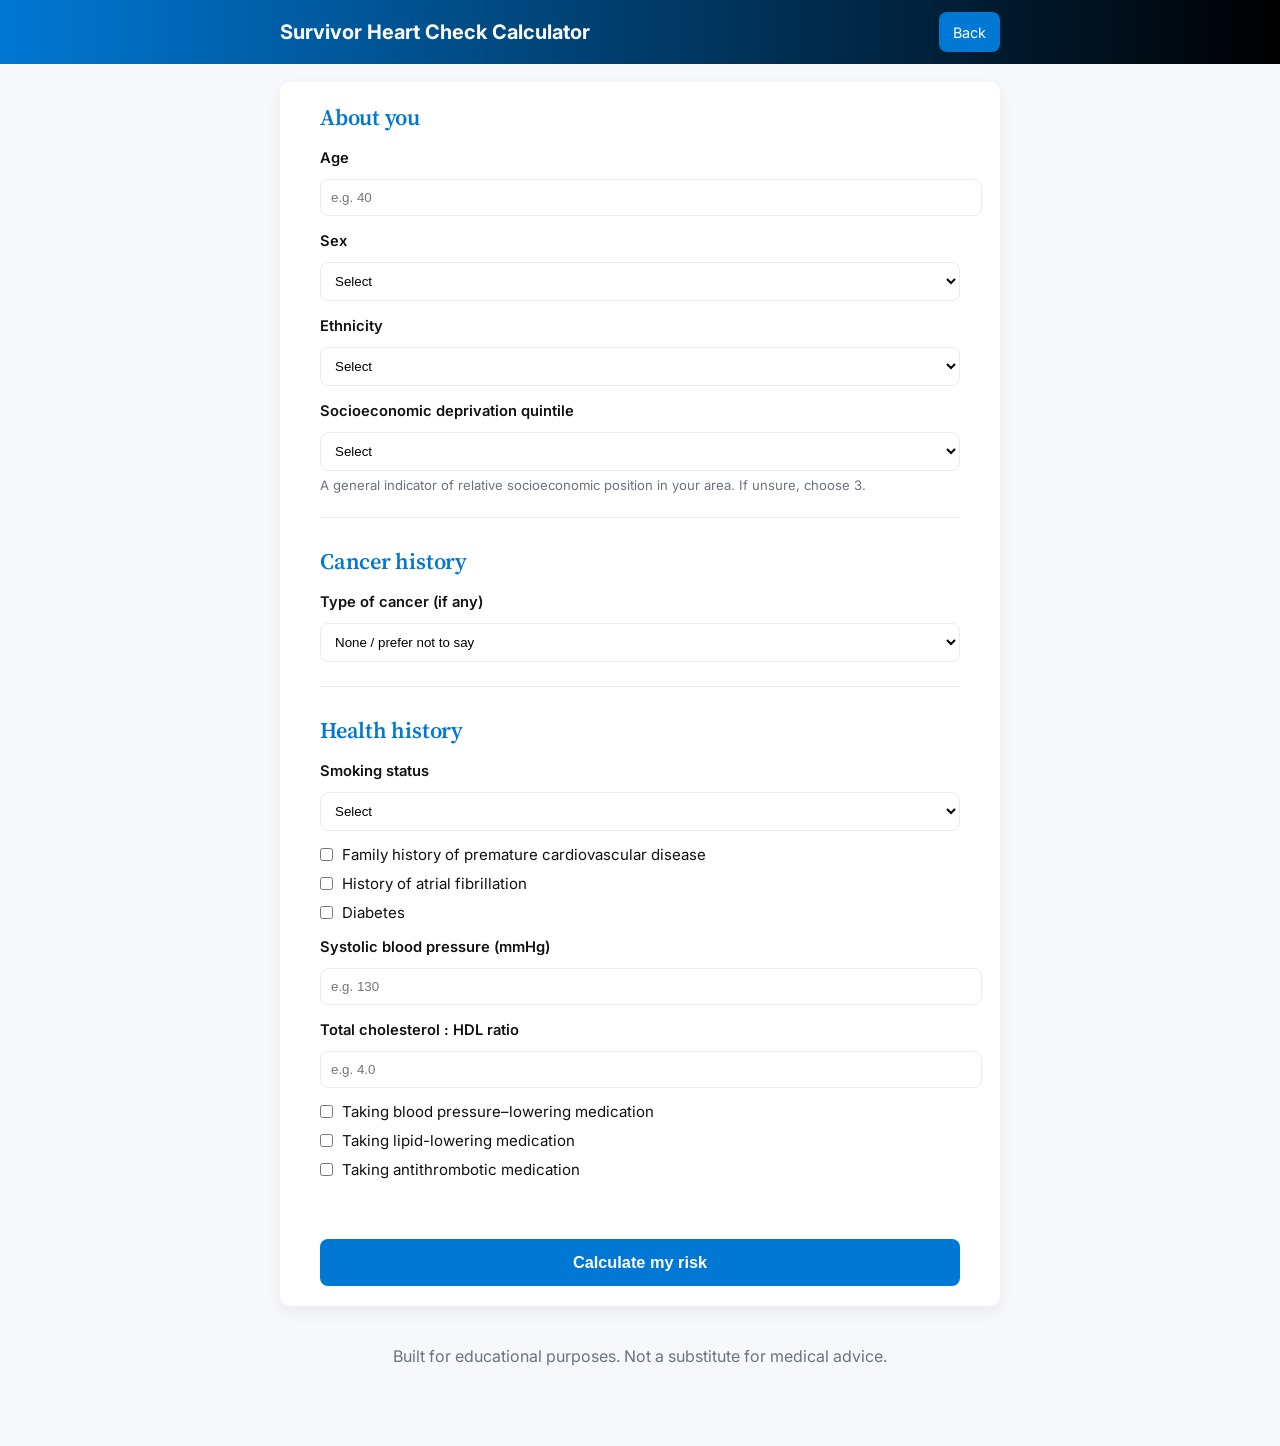
<file: indexcalculator.html>
<!doctype html>
<html lang="en">
<head>
<meta charset="utf-8" />
<meta name="viewport" content="width=device-width, initial-scale=1" />
<link rel="stylesheet" href="stylecalculator.css" />

  <meta charset="utf-8" />
  <meta name="viewport" content="width=device-width, initial-scale=1" />
  <link rel="preconnect" href="https://fonts.googleapis.com">
  <link rel="preconnect" href="https://fonts.gstatic.com" crossorigin>
  <link rel="stylesheet" href="https://fonts.googleapis.com/css2?family=Source+Serif+4:opsz,wght@8..60,400;8..60,600&family=Inter:wght@400;500;600;700&display=swap" />
  <link rel="stylesheet" href="stylecalculator.css" />
  <link rel="icon" type="image/x-icon" href="./favicon.ico?v=2">

</head>
<body>



<header>
  <div class="wrap">
    <nav>
        <div class="brand">Survivor Heart Check Calculator</div>
        <div style="flex:1"></div>
    <a class="btn-back" href="index.html">Back</a>
    </nav>
  </div>
</header>

<main class="wrap">


  <section class="card calculator" id="calculator" style="margin-top:18px"  >
    <form id="riskForm" novalidate>

      <div class="field-group" >
        <h2 class="group-title" >About you</h2>

<label for="age">Age </label>
<input type="number" id="age" name="age" min="18" max="99" required placeholder="e.g. 40" oninput="validateAge(this)">



        <label for="sex">Sex</label>
        <select id="sex" name="sex" required>
          <option value="" disabled selected>Select</option>
          <option value="female">Female</option>
          <option value="male">Male</option>
        </select>

        <label for="ethnicity">Ethnicity</label>
        <select id="ethnicity" name="ethnicity" required>
          <option value="" disabled selected>Select</option>
          <option value="european">European</option>
          <option value="maori">Māori</option>
          <option value="pacific">Pacific</option>
          <option value="indian">Indian</option>
          <option value="asian">Chinese or other Asian</option>
        </select>

        <label for="deprivation">Socioeconomic deprivation quintile</label>
        <select id="deprivation" name="deprivation" required>
          <option value="" disabled selected>Select</option>
          <option value="1">1 — least deprived</option>
          <option value="2">2</option>
          <option value="3">3</option>
          <option value="4">4</option>
          <option value="5">5 — most deprived</option>
        </select>
        <p class="hint">A general indicator of relative socioeconomic position in your area. If unsure, choose 3.</p>
      </div>

      <div class="field-group">
        <h2 class="group-title">Cancer history</h2>

        <label for="cancerType">Type of cancer (if any)</label>
        <select id="cancerType" name="cancerType">
          <option value="none">None / prefer not to say</option>
          <option value="breast">Breast</option>
          <option value="prostate">Prostate</option>
          <option value="melanoma">Melanoma</option>
          <option value="colorectal">Colorectal</option>
          <option value="bladder">Bladder</option>
          <option value="cervix">Cervical</option>
          <option value="uterine">Uterine</option>
          <option value="ovarian">Ovarian</option>
          <option value="kidney">Kidney</option>
          <option value="lung">Lung</option>
          <option value="liver">Liver</option>
          <option value="stomach">Stomach</option>
          <option value="oesophageal">Oesophageal</option>
          <option value="oral">Oral cavity</option>
          <option value="pancreas">Pancreatic</option>
          <option value="thyroid">Thyroid</option>
          <option value="nhl">Non-Hodgkin lymphoma</option>
          <option value="leukaemia">Leukaemia</option>
          <option value="myeloma">Multiple myeloma</option>
          <option value="cns">Brain / CNS</option>
          <option value="other">Other / not listed</option>
        </select>
        
      </div>

      <div class="field-group">
        <h2 class="group-title">Health history</h2>

        <label for="smoking">Smoking status</label>
        <select id="smoking" name="smoking" required>
          <option value="" disabled selected>Select</option>
          <option value="never">Never smoked</option>
          <option value="ex">Ex-smoker</option>
          <option value="current">Current smoker</option>
        </select>

        <div class="checkbox-row">
          <label class="checkbox-label"><input type="checkbox" id="familyHistory" name="familyHistory"> Family history of premature cardiovascular disease</label>
          <label class="checkbox-label"><input type="checkbox" id="afib" name="afib"> History of atrial fibrillation</label>
          <label class="checkbox-label"><input type="checkbox" id="diabetes" name="diabetes"> Diabetes</label>
        </div>

        <label for="sbp">Systolic blood pressure (mmHg)</label>
        <input type="number" id="sbp" name="sbp" min="80" max="240" required placeholder="e.g. 130">

        <label for="tchdl">Total cholesterol : HDL ratio</label>
        <input type="number" id="tchdl" name="tchdl" min="1" max="15" step="0.1" required placeholder="e.g. 4.0">
        

        <div class="checkbox-row">
          <label class="checkbox-label"><input type="checkbox" id="bpMed" name="bpMed"> Taking blood pressure–lowering medication</label>
          <label class="checkbox-label"><input type="checkbox" id="lipidMed" name="lipidMed"> Taking lipid-lowering medication</label>
          <label class="checkbox-label"><input type="checkbox" id="antiMed" name="antiMed"> Taking antithrombotic medication</label>
        </div>
      </div>

      <button type="submit" class="btn-primary">Calculate my risk</button>
    </form>

    <div id="result" class="result" hidden>
      <h2>Your estimated 5-year CVD risk</h2>
      <div class="result-figures">
        <div class="figure">
          <span class="figure-label">Baseline</span>
          <span class="figure-value" id="baseRisk">—</span>
        </div>
        <div class="figure-arrow">→</div>
        <div class="figure highlight">
          <span class="figure-label">With cancer-history adjustment</span>
          <span class="figure-value" id="adjRisk">—</span>
        </div>
      </div>
      <p class="result-note" id="resultNote"></p>
      <p class="result-disclaimer">
        This estimate is for general information only. It is not a diagnosis and does not
        replace a conversation with your doctor or primary care provider about your individual risk.
      </p>
    </div>
  </section>

</main>

<footer class="site-footer">
  <div class="wrap">
    <p>Built for educational purposes. Not a substitute for medical advice.</p>
  </div>
</footer>

<script src="scriptcalculator.js"></script>
</body>
</html>
</file>
<file: stylecalculator.css>
:root {
  --bg: #f6f8fb;
  --card: #fff;
  --accent: #0078d4;
  --teal: #0078d4;
  --teal-deep: #000000;
  --clay: #0078d4;
  --ink: #111;
  --ink-soft: #6b7280;
  --line: #e6edf3;
  --radius: 10px;
}

body {
  font-family: Inter, system-ui, Segoe UI, Arial, sans-serif;
  margin: 0;
  background: var(--bg);
  color: #111;
}
.wrap {
  max-width: 720px;
  margin: 0 auto;
  padding: 0 20px;
}

h1, h2 {
  font-family: 'Source Serif 4', Georgia, serif;
  font-weight: 600;
  letter-spacing: -0.01em;
}

header {
  background: linear-gradient(90deg, var(--accent), #000000);
  color: #fff;
  padding: 12px;
}

header nav {
  display: flex;
  justify-content: space-between;
  align-items: center;
}

.brand {
  font-weight: 700;
  font-size: 1.25rem;
  font-family: Inter, system-ui, Segoe UI, Arial, sans-serif !important;
  color: #fff;
}

/* Header */
.site-header {
  background: var(--teal-deep);
  color: #fff;
  padding: 22px 0;
}
.site-header .wrap {
  display: flex;
  align-items: baseline;
  gap: 14px;
  flex-wrap: wrap;
}
.mark {
  font-family: 'Source Serif 4', serif;
  font-size: 1.3rem;
  font-weight: 600;
}
.tag {
  font-size: 0.85rem;
  color: #c9ddd6;
}

/* Intro */
.intro {
  padding: 48px 0 28px;
}
.intro h1 {
  font-size: 2rem;
  margin: 0 0 16px;
  color: var(--teal-deep);
}
.lede {
  font-size: 1.05rem;
  color: var(--ink-soft);
  margin: 0 0 12px;
}
.lede.small {
  font-size: 0.92rem;
  border-left: 3px solid var(--clay);
  padding-left: 14px;
}
.lede a { color: var(--teal-deep); font-weight: 600; }

/* Cards */
.card {
  background: var(--card);
  border-radius: 10px;
  padding: 20px 40px;
  box-shadow: 0 6px 18px rgba(16,24,40,0.06);
  border: none;
}
.card h2 {
  margin-top: 0;
  font-size: 1.4rem;
  color: var(--teal-deep);
}
.card p { color: var(--ink-soft); }

/* Form */
.field-group {
  margin-bottom: 28px;
  padding-bottom: 24px;
  border-bottom: 1px solid var(--line);
}
.field-group:last-of-type {
  border-bottom: none;
}
.group-title {
  font-size: 1.05rem;
  margin: 0 0 16px;
   color: #0078d4 !important;
}
label {
  display: block;
  font-weight: 600;
  font-size: 0.92rem;
  margin: 16px 0 6px;
  color: var(--ink);
}
label:first-of-type { margin-top: 0; }
input[type="number"],
select {
  width: 100%;
  padding: 10px;
  border-radius: 8px;
  border: 1px solid #e6edf3;
  margin-top: 6px;
  background: #fff;
}

input:focus, select:focus {
  outline: 2px solid var(--teal);
  outline-offset: 1px;
}
.hint {
  font-size: 0.82rem;
  color: #7c7264;
  margin: 6px 0 0;
}
.field-error {
  font-size: 0.82rem;
  color: #b03a2e;
  margin: 5px 0 0;
  font-weight: 500;
}
.checkbox-row {
  display: flex;
  flex-direction: column;
  gap: 10px;
  margin-top: 14px;
}
.checkbox-label {
  display: flex;
  align-items: center;
  gap: 9px;
  font-weight: 400;
  font-size: 0.94rem;
  margin: 0;
}
.checkbox-label input { width: auto; margin: 0; }

.btn-primary {
  width: 100%;
  padding: 14px 18px;
  background: var(--teal);
  color: #fff;
  font-size: 1.02rem;
  font-weight: 600;
  border: none;
  border-radius: 8px;
  cursor: pointer;
  margin-top: 8px;
  transition: background 0.15s ease;
}
.btn-primary {
  background: var(--accent);
  border-radius: 8px;
}

.btn-primary:hover {
  background: #005ea2;
}

.btn-back {
  display: inline-flex;
  align-items: center;
  gap: 6px;
  padding: 11.5px 14px;
  background: var(--accent);
  color: #fff;

  border-radius: 8px;
  text-decoration: none;
  font-size: 0.9rem;
  transition: background 0.15s ease;
}



.btn-back:hover {
  background: rgba(255,255,255,0.15);
}

/* Results */
.result {
  margin-top: 32px;
  padding-top: 28px;
  border-top: 2px solid var(--line);
}
.result h2 { font-size: 1.2rem; }
.result-figures {
  display: flex;
  align-items: center;
  gap: 18px;
  flex-wrap: wrap;
  margin: 20px 0;
}
.figure {
  flex: 1;
  min-width: 160px;
  padding: 18px;
  border-radius: 8px;
  background: #f4f1e9;
  text-align: center;
}
.figure.highlight {
  background: #ece3da;
  border: 2px solid var(--clay);
}
.figure-label {
  display: block;
  font-size: 0.8rem;
  color: var(--ink-soft);
  margin-bottom: 6px;
}
.figure-value {
  display: block;
  font-family: 'Source Serif 4', serif;
  font-size: 2rem;
  font-weight: 600;
  color: var(--teal-deep);
}
.figure-arrow {
  font-size: 1.5rem;
  color: var(--ink-soft);
}
.result-note {
  font-size: 0.92rem;
  color: var(--ink-soft);
}
.result-disclaimer {
  font-size: 0.85rem;
  color: #8a7f6e;
  font-style: italic;
}

/* Methodology / sources */
.methodology p, .sources p { font-size: 0.95rem; }
.sources ul {
  padding-left: 20px;
  color: var(--ink-soft);
  font-size: 0.92rem;
}
.sources li { margin-bottom: 10px; }
.footnote {
  font-size: 0.82rem;
  color: #8a7f6e;
  border-top: 1px solid var(--line);
  padding-top: 16px;
  margin-top: 16px;
}

footer {
  margin: 40px 0 80px;
  color: #6b7280;
  text-align: center;
}

@media (max-width: 600px) {
  .card { padding: 22px; }
  .intro { padding: 32px 0 20px; }
  .intro h1 { font-size: 1.6rem; }
}
</file>
